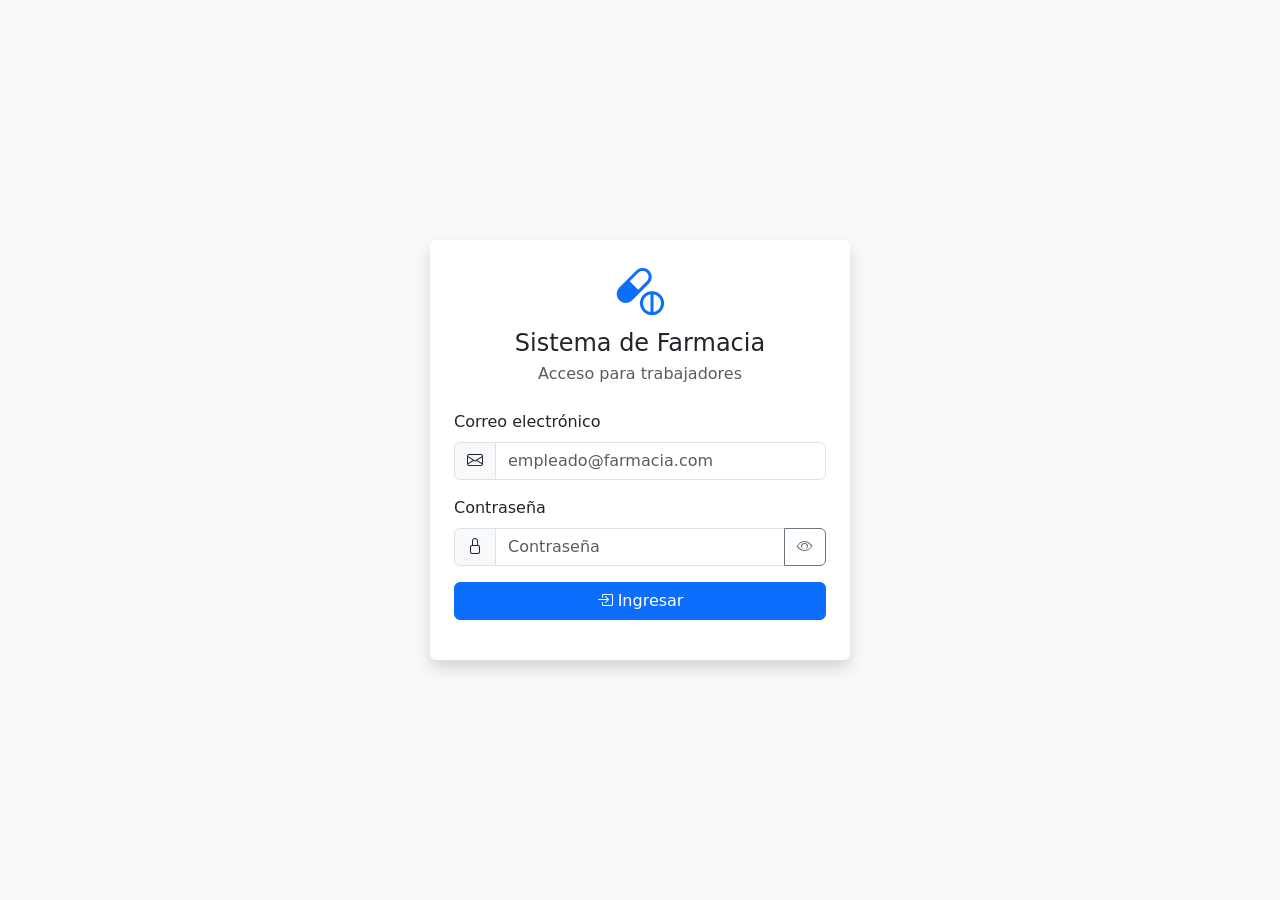
<file: templates/login.html>
<!DOCTYPE html>
<html lang="es">
<head>
    <meta charset="UTF-8">

    <meta
        name="viewport"
        content="width=device-width, initial-scale=1.0"
    >

    <title>Iniciar sesión - Farmacia</title>

    <link rel="icon" href="data:,">

    <link
        href="https://cdn.jsdelivr.net/npm/bootstrap@5.3.3/dist/css/bootstrap.min.css"
        rel="stylesheet"
    >

    <link
        href="https://cdn.jsdelivr.net/npm/bootstrap-icons@1.11.3/font/bootstrap-icons.min.css"
        rel="stylesheet"
    >
</head>

<body class="bg-light">

    <main
        class="container min-vh-100
        d-flex justify-content-center
        align-items-center"
    >
        <div
            class="card border-0 shadow"
            style="width: 100%; max-width: 420px;"
        >
            <div class="card-body p-4">

                <div class="text-center mb-4">
                    <div class="display-5 text-primary">
                        <i class="bi bi-capsule-pill"></i>
                    </div>

                    <h1 class="h4 mt-2 mb-1">
                        Sistema de Farmacia
                    </h1>

                    <p class="text-muted mb-0">
                        Acceso para trabajadores
                    </p>
                </div>

                <form id="form-login">

                    <div class="mb-3">
                        <label
                            for="correo"
                            class="form-label"
                        >
                            Correo electrónico
                        </label>

                        <div class="input-group">
                            <span class="input-group-text">
                                <i class="bi bi-envelope"></i>
                            </span>

                            <input
                                type="email"
                                id="correo"
                                class="form-control"
                                placeholder="empleado@farmacia.com"
                                autocomplete="username"
                                required
                            >
                        </div>
                    </div>

                    <div class="mb-3">
                        <label
                            for="contrasena"
                            class="form-label"
                        >
                            Contraseña
                        </label>

                        <div class="input-group">
                            <span class="input-group-text">
                                <i class="bi bi-lock"></i>
                            </span>

                            <input
                                type="password"
                                id="contrasena"
                                class="form-control"
                                placeholder="Contraseña"
                                autocomplete="current-password"
                                required
                            >

                            <button
                                type="button"
                                class="btn btn-outline-secondary"
                                id="btn-mostrar-contrasena"
                                aria-label="Mostrar contraseña"
                            >
                                <i
                                    class="bi bi-eye"
                                    id="icono-contrasena"
                                ></i>
                            </button>
                        </div>
                    </div>

                    <button
                        type="submit"
                        id="btn-ingresar"
                        class="btn btn-primary w-100"
                    >
                        <i class="bi bi-box-arrow-in-right"></i>
                        Ingresar
                    </button>

                    <div
                        id="mensaje"
                        class="mt-3"
                    ></div>

                </form>
            </div>
        </div>
    </main>

    <script>
        (() => {
            const formulario =
                document.getElementById(
                    "form-login"
                );

            const botonIngresar =
                document.getElementById(
                    "btn-ingresar"
                );

            const mensaje =
                document.getElementById(
                    "mensaje"
                );

            const campoContrasena =
                document.getElementById(
                    "contrasena"
                );

            const botonMostrar =
                document.getElementById(
                    "btn-mostrar-contrasena"
                );

            const icono =
                document.getElementById(
                    "icono-contrasena"
                );

            botonMostrar.addEventListener(
                "click",
                function () {
                    const estaOculta =
                        campoContrasena.type ===
                        "password";

                    campoContrasena.type =
                        estaOculta
                            ? "text"
                            : "password";

                    icono.className =
                        estaOculta
                            ? "bi bi-eye-slash"
                            : "bi bi-eye";
                }
            );

            formulario.addEventListener(
                "submit",
                autenticar
            );

            async function autenticar(evento) {
                evento.preventDefault();

                const correo =
                    document
                        .getElementById("correo")
                        .value
                        .trim();

                const contrasena =
                    campoContrasena.value;

                mensaje.innerHTML = "";
                botonIngresar.disabled = true;

                botonIngresar.innerHTML = `
                    <span
                        class="spinner-border
                        spinner-border-sm"
                    ></span>
                    Verificando...
                `;

                try {
                    const respuesta =
                        await fetch(
                            "/api/login",
                            {
                                method: "POST",

                                headers: {
                                    "Content-Type":
                                        "application/json"
                                },

                                body: JSON.stringify({
                                    correo,
                                    contrasena
                                })
                            }
                        );

                    const resultado =
                        await leerRespuesta(
                            respuesta
                        );

                    if (!respuesta.ok) {
                        throw new Error(
                            resultado.message ||
                            resultado.error ||
                            "No fue posible iniciar sesión"
                        );
                    }

                    if (
                        !resultado.token ||
                        !resultado.id_usuario
                    ) {
                        throw new Error(
                            "El servidor no devolvió " +
                            "una sesión válida"
                        );
                    }

                    localStorage.setItem(
                        "token",
                        resultado.token
                    );

                    localStorage.setItem(
                        "usuario",
                        JSON.stringify({
                            id: resultado.id_usuario,
                            nombre:
                                resultado.nombre,
                            rol:
                                resultado.rol
                        })
                    );

                    mensaje.innerHTML = `
                        <div
                            class="alert
                            alert-success mb-0"
                        >
                            <i
                                class="bi
                                bi-check-circle"
                            ></i>
                            Inicio de sesión correcto
                        </div>
                    `;

                    window.location.replace(
                        "/sistema"
                    );

                } catch (error) {
                    console.error(
                        "Error de autenticación:",
                        error
                    );

                    mensaje.innerHTML = `
                        <div
                            class="alert
                            alert-danger mb-0"
                        >
                            <i
                                class="bi
                                bi-exclamation-triangle"
                            ></i>
                            ${escaparHTML(
                                error.message
                            )}
                        </div>
                    `;

                } finally {
                    botonIngresar.disabled = false;

                    botonIngresar.innerHTML = `
                        <i
                            class="bi
                            bi-box-arrow-in-right"
                        ></i>
                        Ingresar
                    `;
                }
            }

            async function leerRespuesta(
                respuesta
            ) {
                const texto =
                    await respuesta.text();

                if (!texto) {
                    return {};
                }

                try {
                    return JSON.parse(texto);

                } catch {
                    return {
                        error: texto
                    };
                }
            }

            function escaparHTML(texto) {
                return String(texto)
                    .replace(/&/g, "&amp;")
                    .replace(/</g, "&lt;")
                    .replace(/>/g, "&gt;")
                    .replace(/"/g, "&quot;")
                    .replace(/'/g, "&#039;");
            }
        })();
    </script>

</body>
</html>
</file>
